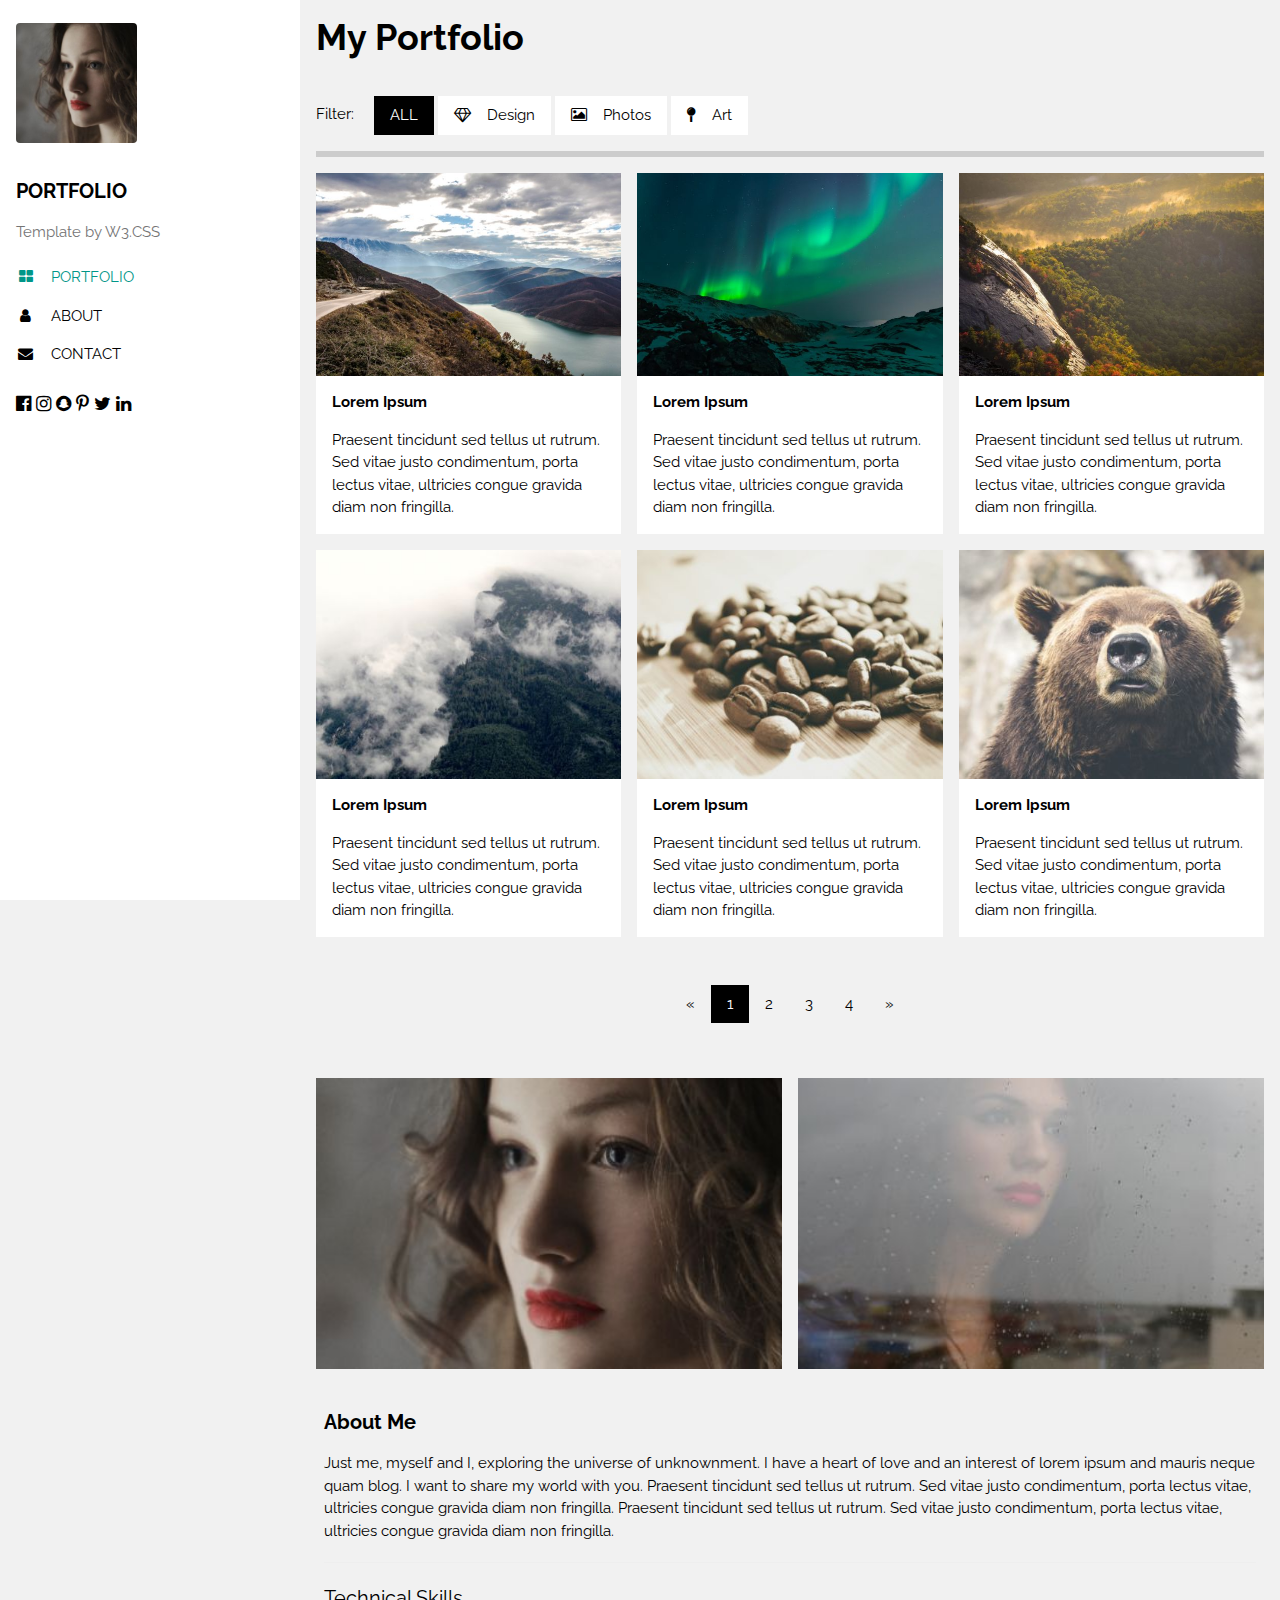
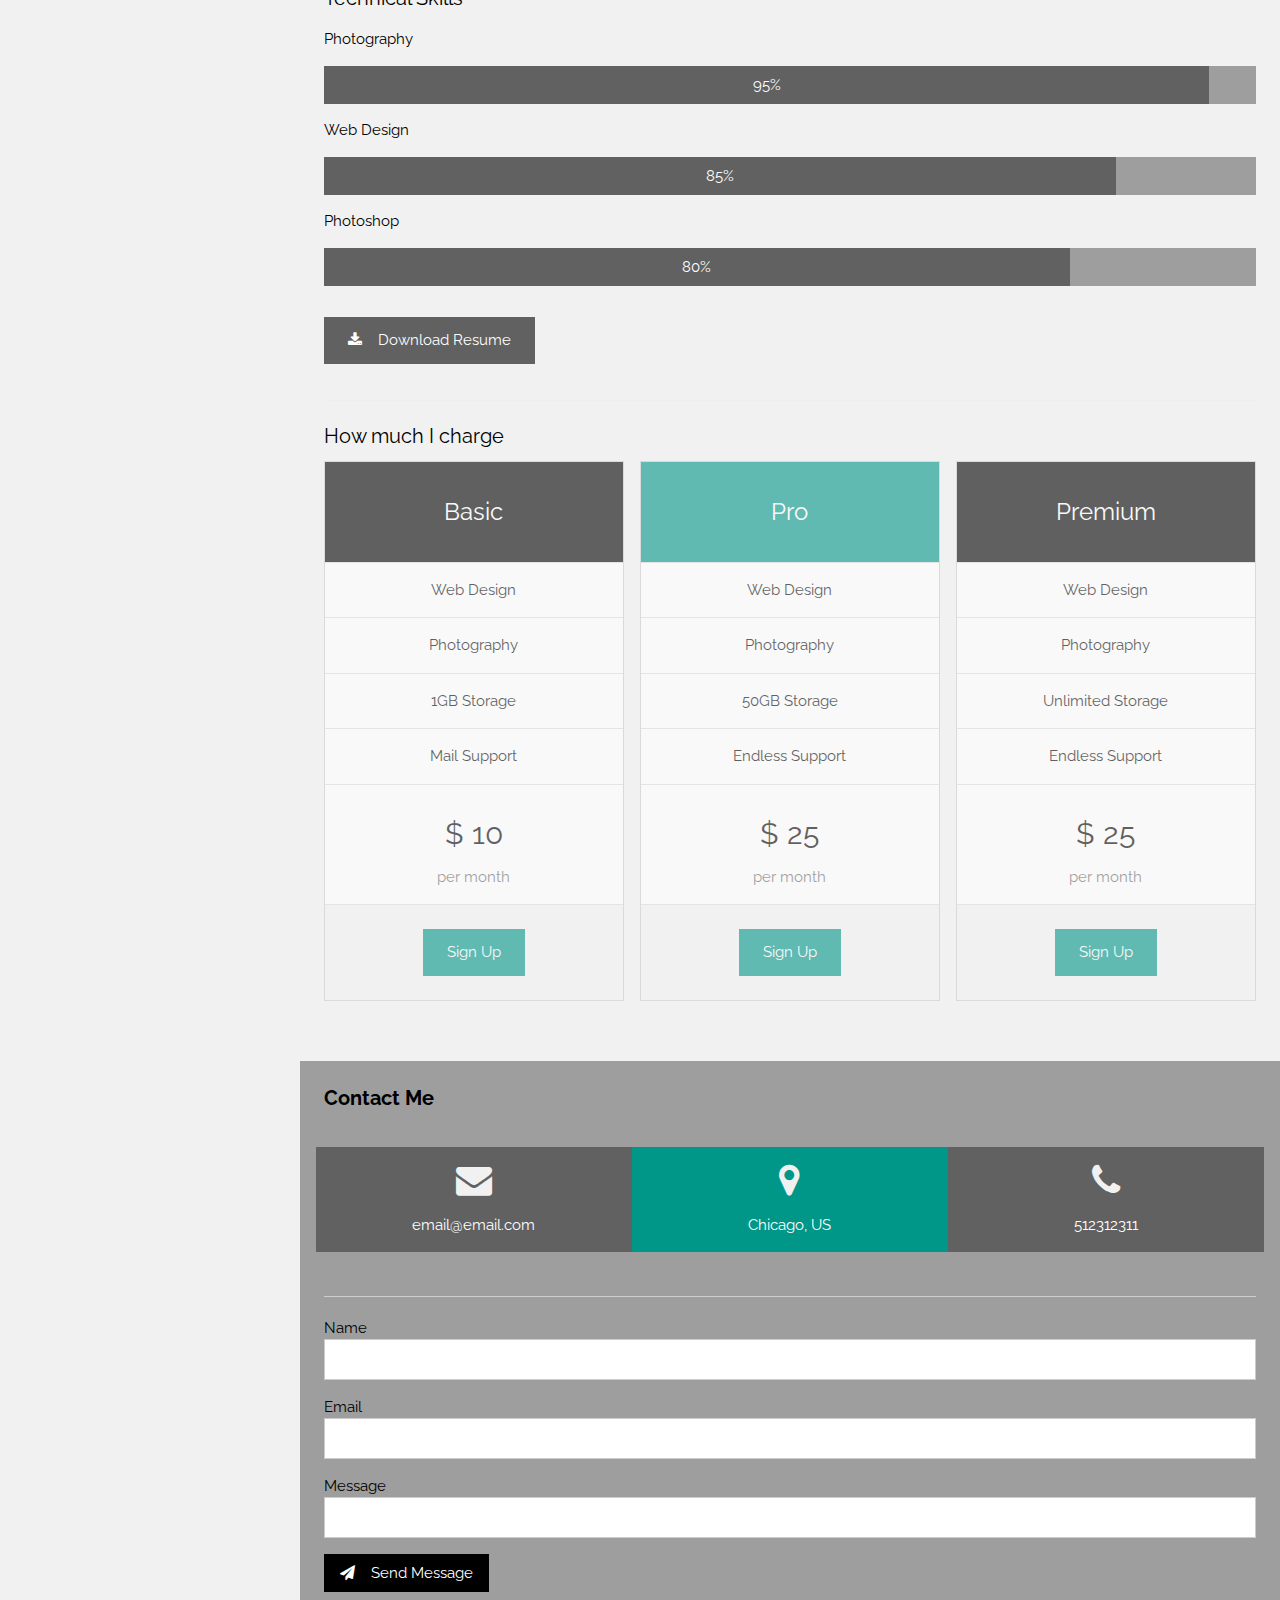
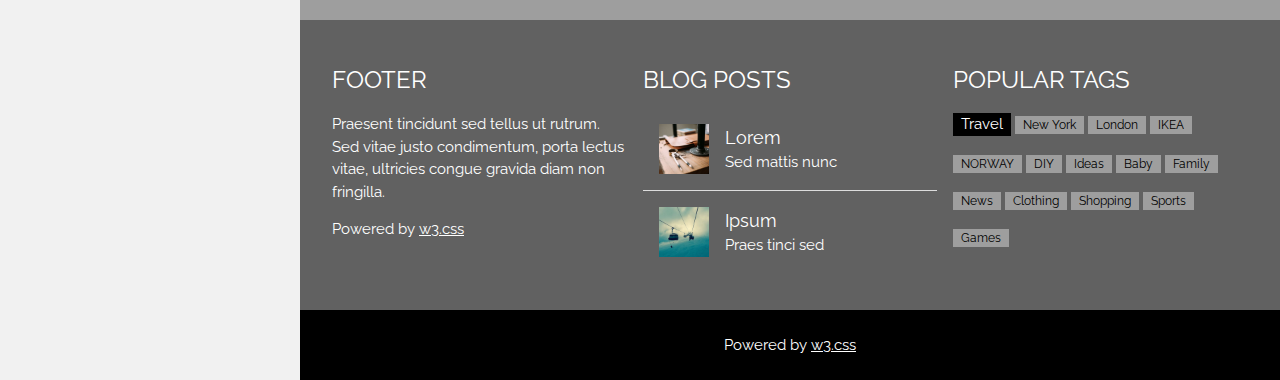
<file: old/index.html>
<!DOCTYPE html>
<html>
  <title>W3.CSS Template</title>
  <meta charset="UTF-8" />
  <meta name="viewport" content="width=device-width, initial-scale=1" />
  <link rel="stylesheet" href="https://www.w3schools.com/w3css/4/w3.css" />
  <link
    rel="stylesheet"
    href="https://fonts.googleapis.com/css?family=Raleway"
  />
  <link
    rel="stylesheet"
    href="https://cdnjs.cloudflare.com/ajax/libs/font-awesome/4.7.0/css/font-awesome.min.css"
  />
  <style>
    body,
    h1,
    h2,
    h3,
    h4,
    h5,
    h6 {
      font-family: 'Raleway', sans-serif;
    }
  </style>
  <body class="w3-light-grey w3-content" style="max-width: 1600px">
    <!-- Sidebar/menu -->
    <nav
      class="w3-sidebar w3-collapse w3-white w3-animate-left"
      style="z-index: 3; width: 300px"
      id="mySidebar"
    >
      <br />
      <div class="w3-container">
        <a
          href="#"
          onclick="w3_close()"
          class="w3-hide-large w3-right w3-jumbo w3-padding w3-hover-grey"
          title="close menu"
        >
          <i class="fa fa-remove"></i>
        </a>
        <img
          src="/images/avatar_g2.jpeg"
          style="width: 45%"
          class="w3-round"
        /><br /><br />
        <h4><b>PORTFOLIO</b></h4>
        <p class="w3-text-grey">Template by W3.CSS</p>
      </div>
      <div class="w3-bar-block">
        <a
          href="#portfolio"
          onclick="w3_close()"
          class="w3-bar-item w3-button w3-padding w3-text-teal"
          ><i class="fa fa-th-large fa-fw w3-margin-right"></i>PORTFOLIO</a
        >
        <a
          href="#about"
          onclick="w3_close()"
          class="w3-bar-item w3-button w3-padding"
          ><i class="fa fa-user fa-fw w3-margin-right"></i>ABOUT</a
        >
        <a
          href="#contact"
          onclick="w3_close()"
          class="w3-bar-item w3-button w3-padding"
          ><i class="fa fa-envelope fa-fw w3-margin-right"></i>CONTACT</a
        >
      </div>
      <div class="w3-panel w3-large">
        <i class="fa fa-facebook-official w3-hover-opacity"></i>
        <i class="fa fa-instagram w3-hover-opacity"></i>
        <i class="fa fa-snapchat w3-hover-opacity"></i>
        <i class="fa fa-pinterest-p w3-hover-opacity"></i>
        <i class="fa fa-twitter w3-hover-opacity"></i>
        <i class="fa fa-linkedin w3-hover-opacity"></i>
      </div>
    </nav>

    <!-- Overlay effect when opening sidebar on small screens -->
    <div
      class="w3-overlay w3-hide-large w3-animate-opacity"
      onclick="w3_close()"
      style="cursor: pointer"
      title="close side menu"
      id="myOverlay"
    ></div>

    <!-- !PAGE CONTENT! -->
    <div class="w3-main" style="margin-left: 300px">
      <!-- Header -->
      <header id="portfolio">
        <a href="#"
          ><img
            src="/images/avatar_g2.jpeg"
            style="width: 65px"
            class="w3-circle w3-right w3-margin w3-hide-large w3-hover-opacity"
        /></a>
        <span
          class="w3-button w3-hide-large w3-xxlarge w3-hover-text-grey"
          onclick="w3_open()"
          ><i class="fa fa-bars"></i
        ></span>
        <div class="w3-container">
          <h1><b>My Portfolio</b></h1>
          <div class="w3-section w3-bottombar w3-padding-16">
            <span class="w3-margin-right">Filter:</span>
            <button class="w3-button w3-black">ALL</button>
            <button class="w3-button w3-white">
              <i class="fa fa-diamond w3-margin-right"></i>Design
            </button>
            <button class="w3-button w3-white w3-hide-small">
              <i class="fa fa-photo w3-margin-right"></i>Photos
            </button>
            <button class="w3-button w3-white w3-hide-small">
              <i class="fa fa-map-pin w3-margin-right"></i>Art
            </button>
          </div>
        </div>
      </header>

      <!-- First Photo Grid-->
      <div class="w3-row-padding">
        <div class="w3-third w3-container w3-margin-bottom">
          <img
            src="/images/mountains.jpeg"
            alt="Norway"
            style="width: 100%"
            class="w3-hover-opacity"
          />
          <div class="w3-container w3-white">
            <p><b>Lorem Ipsum</b></p>
            <p>
              Praesent tincidunt sed tellus ut rutrum. Sed vitae justo
              condimentum, porta lectus vitae, ultricies congue gravida diam non
              fringilla.
            </p>
          </div>
        </div>
        <div class="w3-third w3-container w3-margin-bottom">
          <img
            src="/images/lights.jpeg"
            alt="Norway"
            style="width: 100%"
            class="w3-hover-opacity"
          />
          <div class="w3-container w3-white">
            <p><b>Lorem Ipsum</b></p>
            <p>
              Praesent tincidunt sed tellus ut rutrum. Sed vitae justo
              condimentum, porta lectus vitae, ultricies congue gravida diam non
              fringilla.
            </p>
          </div>
        </div>
        <div class="w3-third w3-container">
          <img
            src="/images/nature.jpeg"
            alt="Norway"
            style="width: 100%"
            class="w3-hover-opacity"
          />
          <div class="w3-container w3-white">
            <p><b>Lorem Ipsum</b></p>
            <p>
              Praesent tincidunt sed tellus ut rutrum. Sed vitae justo
              condimentum, porta lectus vitae, ultricies congue gravida diam non
              fringilla.
            </p>
          </div>
        </div>
      </div>

      <!-- Second Photo Grid-->
      <div class="w3-row-padding">
        <div class="w3-third w3-container w3-margin-bottom">
          <img
            src="/images/p1.jpeg"
            alt="Norway"
            style="width: 100%"
            class="w3-hover-opacity"
          />
          <div class="w3-container w3-white">
            <p><b>Lorem Ipsum</b></p>
            <p>
              Praesent tincidunt sed tellus ut rutrum. Sed vitae justo
              condimentum, porta lectus vitae, ultricies congue gravida diam non
              fringilla.
            </p>
          </div>
        </div>
        <div class="w3-third w3-container w3-margin-bottom">
          <img
            src="/images/p2.jpeg"
            alt="Norway"
            style="width: 100%"
            class="w3-hover-opacity"
          />
          <div class="w3-container w3-white">
            <p><b>Lorem Ipsum</b></p>
            <p>
              Praesent tincidunt sed tellus ut rutrum. Sed vitae justo
              condimentum, porta lectus vitae, ultricies congue gravida diam non
              fringilla.
            </p>
          </div>
        </div>
        <div class="w3-third w3-container">
          <img
            src="/images/p3.jpeg"
            alt="Norway"
            style="width: 100%"
            class="w3-hover-opacity"
          />
          <div class="w3-container w3-white">
            <p><b>Lorem Ipsum</b></p>
            <p>
              Praesent tincidunt sed tellus ut rutrum. Sed vitae justo
              condimentum, porta lectus vitae, ultricies congue gravida diam non
              fringilla.
            </p>
          </div>
        </div>
      </div>

      <!-- Pagination -->
      <div class="w3-center w3-padding-32">
        <div class="w3-bar">
          <a href="#" class="w3-bar-item w3-button w3-hover-black">&laquo;</a>
          <a href="#" class="w3-bar-item w3-black w3-button">1</a>
          <a href="#" class="w3-bar-item w3-button w3-hover-black">2</a>
          <a href="#" class="w3-bar-item w3-button w3-hover-black">3</a>
          <a href="#" class="w3-bar-item w3-button w3-hover-black">4</a>
          <a href="#" class="w3-bar-item w3-button w3-hover-black">&raquo;</a>
        </div>
      </div>

      <!-- Images of Me -->
      <div class="w3-row-padding w3-padding-16" id="about">
        <div class="w3-col m6">
          <img src="/images/avatar_g.jpeg" alt="Me" style="width: 100%" />
        </div>
        <div class="w3-col m6">
          <img src="/images/me2.jpeg" alt="Me" style="width: 100%" />
        </div>
      </div>

      <div class="w3-container w3-padding-large" style="margin-bottom: 32px">
        <h4><b>About Me</b></h4>
        <p>
          Just me, myself and I, exploring the universe of unknownment. I have a
          heart of love and an interest of lorem ipsum and mauris neque quam
          blog. I want to share my world with you. Praesent tincidunt sed tellus
          ut rutrum. Sed vitae justo condimentum, porta lectus vitae, ultricies
          congue gravida diam non fringilla. Praesent tincidunt sed tellus ut
          rutrum. Sed vitae justo condimentum, porta lectus vitae, ultricies
          congue gravida diam non fringilla.
        </p>
        <hr />

        <h4>Technical Skills</h4>
        <!-- Progress bars / Skills -->
        <p>Photography</p>
        <div class="w3-grey">
          <div
            class="w3-container w3-dark-grey w3-padding w3-center"
            style="width: 95%"
          >
            95%
          </div>
        </div>
        <p>Web Design</p>
        <div class="w3-grey">
          <div
            class="w3-container w3-dark-grey w3-padding w3-center"
            style="width: 85%"
          >
            85%
          </div>
        </div>
        <p>Photoshop</p>
        <div class="w3-grey">
          <div
            class="w3-container w3-dark-grey w3-padding w3-center"
            style="width: 80%"
          >
            80%
          </div>
        </div>
        <p>
          <button
            class="
              w3-button
              w3-dark-grey
              w3-padding-large
              w3-margin-top
              w3-margin-bottom
            "
          >
            <i class="fa fa-download w3-margin-right"></i>Download Resume
          </button>
        </p>
        <hr />

        <h4>How much I charge</h4>
        <!-- Pricing Tables -->
        <div class="w3-row-padding" style="margin: 0 -16px">
          <div class="w3-third w3-margin-bottom">
            <ul
              class="
                w3-ul
                w3-border
                w3-white
                w3-center
                w3-opacity
                w3-hover-opacity-off
              "
            >
              <li class="w3-black w3-xlarge w3-padding-32">Basic</li>
              <li class="w3-padding-16">Web Design</li>
              <li class="w3-padding-16">Photography</li>
              <li class="w3-padding-16">1GB Storage</li>
              <li class="w3-padding-16">Mail Support</li>
              <li class="w3-padding-16">
                <h2>$ 10</h2>
                <span class="w3-opacity">per month</span>
              </li>
              <li class="w3-light-grey w3-padding-24">
                <button
                  class="w3-button w3-teal w3-padding-large w3-hover-black"
                >
                  Sign Up
                </button>
              </li>
            </ul>
          </div>

          <div class="w3-third w3-margin-bottom">
            <ul
              class="
                w3-ul
                w3-border
                w3-white
                w3-center
                w3-opacity
                w3-hover-opacity-off
              "
            >
              <li class="w3-teal w3-xlarge w3-padding-32">Pro</li>
              <li class="w3-padding-16">Web Design</li>
              <li class="w3-padding-16">Photography</li>
              <li class="w3-padding-16">50GB Storage</li>
              <li class="w3-padding-16">Endless Support</li>
              <li class="w3-padding-16">
                <h2>$ 25</h2>
                <span class="w3-opacity">per month</span>
              </li>
              <li class="w3-light-grey w3-padding-24">
                <button
                  class="w3-button w3-teal w3-padding-large w3-hover-black"
                >
                  Sign Up
                </button>
              </li>
            </ul>
          </div>

          <div class="w3-third">
            <ul
              class="
                w3-ul
                w3-border
                w3-white
                w3-center
                w3-opacity
                w3-hover-opacity-off
              "
            >
              <li class="w3-black w3-xlarge w3-padding-32">Premium</li>
              <li class="w3-padding-16">Web Design</li>
              <li class="w3-padding-16">Photography</li>
              <li class="w3-padding-16">Unlimited Storage</li>
              <li class="w3-padding-16">Endless Support</li>
              <li class="w3-padding-16">
                <h2>$ 25</h2>
                <span class="w3-opacity">per month</span>
              </li>
              <li class="w3-light-grey w3-padding-24">
                <button
                  class="w3-button w3-teal w3-padding-large w3-hover-black"
                >
                  Sign Up
                </button>
              </li>
            </ul>
          </div>
        </div>
      </div>

      <!-- Contact Section -->
      <div class="w3-container w3-padding-large w3-grey">
        <h4 id="contact"><b>Contact Me</b></h4>
        <div
          class="w3-row-padding w3-center w3-padding-24"
          style="margin: 0 -16px"
        >
          <div class="w3-third w3-dark-grey">
            <p><i class="fa fa-envelope w3-xxlarge w3-text-light-grey"></i></p>
            <p>email@email.com</p>
          </div>
          <div class="w3-third w3-teal">
            <p>
              <i class="fa fa-map-marker w3-xxlarge w3-text-light-grey"></i>
            </p>
            <p>Chicago, US</p>
          </div>
          <div class="w3-third w3-dark-grey">
            <p><i class="fa fa-phone w3-xxlarge w3-text-light-grey"></i></p>
            <p>512312311</p>
          </div>
        </div>
        <hr class="w3-opacity" />
        <form action="/action_page.php" target="_blank">
          <div class="w3-section">
            <label>Name</label>
            <input
              class="w3-input w3-border"
              type="text"
              name="Name"
              required
            />
          </div>
          <div class="w3-section">
            <label>Email</label>
            <input
              class="w3-input w3-border"
              type="text"
              name="Email"
              required
            />
          </div>
          <div class="w3-section">
            <label>Message</label>
            <input
              class="w3-input w3-border"
              type="text"
              name="Message"
              required
            />
          </div>
          <button type="submit" class="w3-button w3-black w3-margin-bottom">
            <i class="fa fa-paper-plane w3-margin-right"></i>Send Message
          </button>
        </form>
      </div>

      <!-- Footer -->
      <footer class="w3-container w3-padding-32 w3-dark-grey">
        <div class="w3-row-padding">
          <div class="w3-third">
            <h3>FOOTER</h3>
            <p>
              Praesent tincidunt sed tellus ut rutrum. Sed vitae justo
              condimentum, porta lectus vitae, ultricies congue gravida diam non
              fringilla.
            </p>
            <p>
              Powered by
              <a
                href="https://www.w3schools.com/w3css/default.asp"
                target="_blank"
                >w3.css</a
              >
            </p>
          </div>

          <div class="w3-third">
            <h3>BLOG POSTS</h3>
            <ul class="w3-ul w3-hoverable">
              <li class="w3-padding-16">
                <img
                  src="/images/workshop.jpeg"
                  class="w3-left w3-margin-right"
                  style="width: 50px"
                />
                <span class="w3-large">Lorem</span><br />
                <span>Sed mattis nunc</span>
              </li>
              <li class="w3-padding-16">
                <img
                  src="/images/gondol.jpeg"
                  class="w3-left w3-margin-right"
                  style="width: 50px"
                />
                <span class="w3-large">Ipsum</span><br />
                <span>Praes tinci sed</span>
              </li>
            </ul>
          </div>

          <div class="w3-third">
            <h3>POPULAR TAGS</h3>
            <p>
              <span class="w3-tag w3-black w3-margin-bottom">Travel</span>
              <span class="w3-tag w3-grey w3-small w3-margin-bottom"
                >New York</span
              >
              <span class="w3-tag w3-grey w3-small w3-margin-bottom"
                >London</span
              >
              <span class="w3-tag w3-grey w3-small w3-margin-bottom">IKEA</span>
              <span class="w3-tag w3-grey w3-small w3-margin-bottom"
                >NORWAY</span
              >
              <span class="w3-tag w3-grey w3-small w3-margin-bottom">DIY</span>
              <span class="w3-tag w3-grey w3-small w3-margin-bottom"
                >Ideas</span
              >
              <span class="w3-tag w3-grey w3-small w3-margin-bottom">Baby</span>
              <span class="w3-tag w3-grey w3-small w3-margin-bottom"
                >Family</span
              >
              <span class="w3-tag w3-grey w3-small w3-margin-bottom">News</span>
              <span class="w3-tag w3-grey w3-small w3-margin-bottom"
                >Clothing</span
              >
              <span class="w3-tag w3-grey w3-small w3-margin-bottom"
                >Shopping</span
              >
              <span class="w3-tag w3-grey w3-small w3-margin-bottom"
                >Sports</span
              >
              <span class="w3-tag w3-grey w3-small w3-margin-bottom"
                >Games</span
              >
            </p>
          </div>
        </div>
      </footer>

      <div class="w3-black w3-center w3-padding-24">
        Powered by
        <a
          href="https://www.w3schools.com/w3css/default.asp"
          title="W3.CSS"
          target="_blank"
          class="w3-hover-opacity"
          >w3.css</a
        >
      </div>

      <!-- End page content -->
    </div>

    <script>
      // Script to open and close sidebar
      function w3_open() {
        document.getElementById('mySidebar').style.display = 'block';
        document.getElementById('myOverlay').style.display = 'block';
      }

      function w3_close() {
        document.getElementById('mySidebar').style.display = 'none';
        document.getElementById('myOverlay').style.display = 'none';
      }
    </script>
  </body>
</html>
</file>
